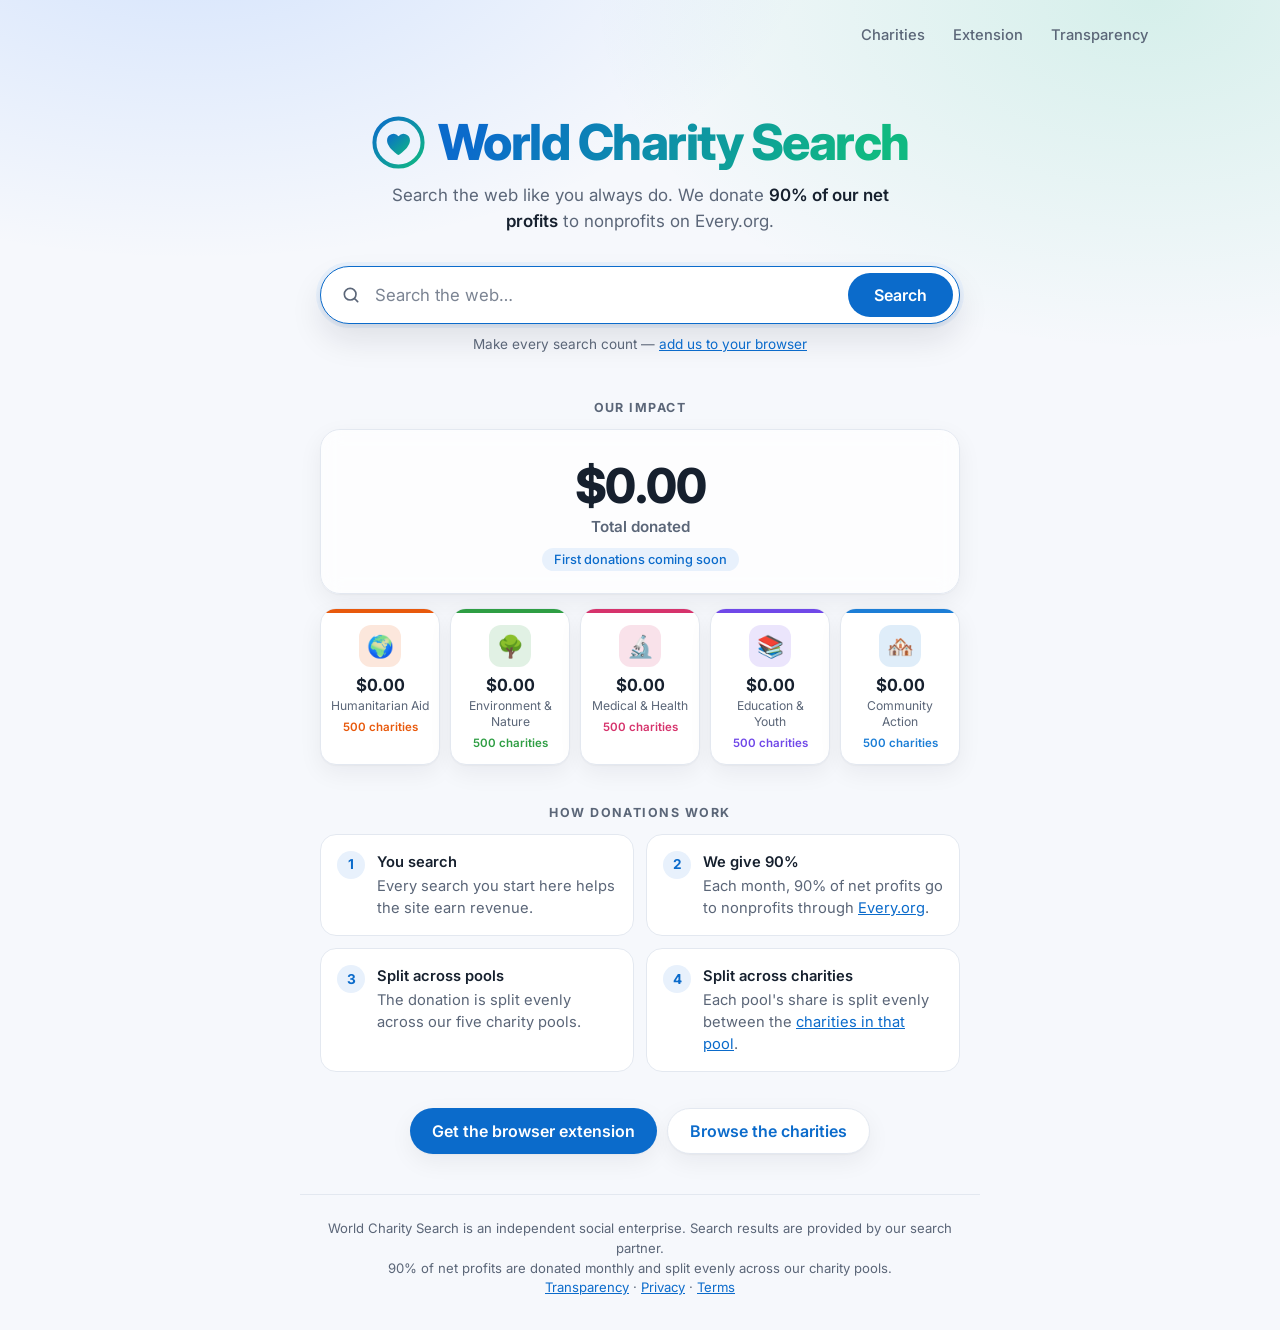
<file: index.html>
<!DOCTYPE html>
<html lang="en">
<head>
    <meta charset="UTF-8">
    <meta name="viewport" content="width=device-width, initial-scale=1.0">
    <title>World Charity Search</title>
    <meta name="description" content="Search the web like you always do. 90% of our net profits are donated to nonprofits on Every.org, split evenly across thousands of charities.">
    <meta name="theme-color" content="#0b6bcb">
    <link rel="icon" href="favicon.svg" type="image/svg+xml">
    <link rel="search" type="application/opensearchdescription+xml" title="World Charity Search" href="opensearch.xml">
    <link rel="preconnect" href="https://fonts.googleapis.com">
    <link rel="preconnect" href="https://fonts.gstatic.com" crossorigin>
    <link href="https://fonts.googleapis.com/css2?family=Inter:wght@400;500;600;700;800&display=swap" rel="stylesheet">
    <link rel="stylesheet" href="styles.css">
    <script src="config.js"></script>
</head>
<body class="home">

    <nav class="site-nav">
        <a class="nav-brand hidden" href="./"><img src="favicon.svg" alt=""><span>World Charity Search</span></a>
        <div class="nav-links">
            <a href="charities.html">Charities</a>
            <a href="extension.html">Extension</a>
            <a href="transparency.html">Transparency</a>
        </div>
    </nav>

    <main>
        <h1 class="logo">
            <img class="logo-mark" src="favicon.svg" alt="">
            <span class="logo-text">World Charity Search</span>
        </h1>
        <p class="mission">Search the web like you always do. We donate <strong>90% of our net profits</strong> to nonprofits on Every.org.</p>

        <!-- Works without JavaScript too; the script below sends searches to the partner set in config.js. -->
        <form class="search-box" id="search-form" action="https://www.google.com/search" method="get" role="search">
            <svg class="search-icon" viewBox="0 0 24 24" fill="none" stroke="currentColor" stroke-width="2" stroke-linecap="round" aria-hidden="true">
                <circle cx="11" cy="11" r="7"/><path d="m20 20-3.5-3.5"/>
            </svg>
            <input type="search" name="q" id="user-query" placeholder="Search the web…" aria-label="Search the web" autocomplete="off" autofocus required>
            <button class="search-btn" type="submit">Search</button>
        </form>
        <p class="search-hint">Make every search count — <a href="extension.html">add us to your browser</a></p>

        <h2 class="section-label">Our impact</h2>
        <div class="total-card">
            <div class="total-number" id="master-total-raised">$0.00</div>
            <div class="total-label">Total donated</div>
            <div class="updated" id="last-updated">First donations coming soon</div>
        </div>

        <div class="pools" id="pools"></div>

        <h2 class="section-label">How donations work</h2>
        <ol class="steps">
            <li><div><strong>You search</strong>Every search you start here helps the site earn revenue.</div></li>
            <li><div><strong>We give 90%</strong>Each month, 90% of net profits go to nonprofits through <a href="https://www.every.org" target="_blank" rel="noopener">Every.org</a>.</div></li>
            <li><div><strong>Split across pools</strong>The donation is split evenly across our five charity pools.</div></li>
            <li><div><strong>Split across charities</strong>Each pool's share is split evenly between the <a href="charities.html">charities in that pool</a>.</div></li>
        </ol>

        <div class="cta-row">
            <a class="cta-primary" href="extension.html">Get the browser extension</a>
            <a class="every-link" href="charities.html">Browse the charities</a>
        </div>
    </main>

    <footer>
        World Charity Search is an independent social enterprise. Search results are provided by our search partner.<br>
        90% of net profits are donated monthly and split evenly across our charity pools.<br>
        <a href="transparency.html">Transparency</a> · <a href="privacy.html">Privacy</a> · <a href="terms.html">Terms</a>
    </footer>

    <script>
        document.getElementById('search-form').addEventListener('submit', event => {
            const query = document.getElementById('user-query').value.trim();
            if (!query) return;
            event.preventDefault();
            location.href = WCS_CONFIG.buildSearchUrl(query);
        });

        function formatUSD(amount) {
            return amount.toLocaleString('en-US', { style: 'currency', currency: 'USD' });
        }

        // donations.json holds the published totals; charities.json the charity counts.
        function render(donations, counts) {
            const donatedById = {};
            (donations.pools || []).forEach(p => { donatedById[p.id] = Number(p.donated) || 0; });

            const grid = document.getElementById('pools');
            grid.innerHTML = '';
            let total = 0;

            WCS_CONFIG.pools.forEach(pool => {
                const donated = donatedById[pool.id] || 0;
                total += donated;

                const card = document.createElement('a');
                card.className = 'pool';
                card.href = 'charities.html?pool=' + pool.id;
                card.style.setProperty('--pool-color', `var(--pool-${pool.id})`);

                const emoji = document.createElement('div');
                emoji.className = 'pool-emoji';
                emoji.textContent = pool.emoji;

                const amount = document.createElement('div');
                amount.className = 'pool-amount';
                amount.textContent = formatUSD(donated);

                const title = document.createElement('div');
                title.className = 'pool-title';
                title.textContent = pool.title;

                card.append(emoji, amount, title);
                if (counts && counts[pool.id]) {
                    const count = document.createElement('div');
                    count.className = 'pool-count';
                    count.textContent = counts[pool.id].toLocaleString() + ' charities';
                    card.append(count);
                }
                grid.appendChild(card);
            });

            document.getElementById('master-total-raised').textContent = formatUSD(total);
            if (donations.lastUpdated) {
                document.getElementById('last-updated').textContent = 'Last updated ' + donations.lastUpdated;
            }
        }

        const getJSON = url => fetch(url, { cache: 'no-cache' }).then(r => r.ok ? r.json() : null).catch(() => null);

        render({}, null);
        Promise.all([getJSON('donations.json'), getJSON('charities.json')]).then(([donations, charities]) => {
            render(donations || {}, charities && charities.counts);
        });
    </script>
</body>
</html>
</file>
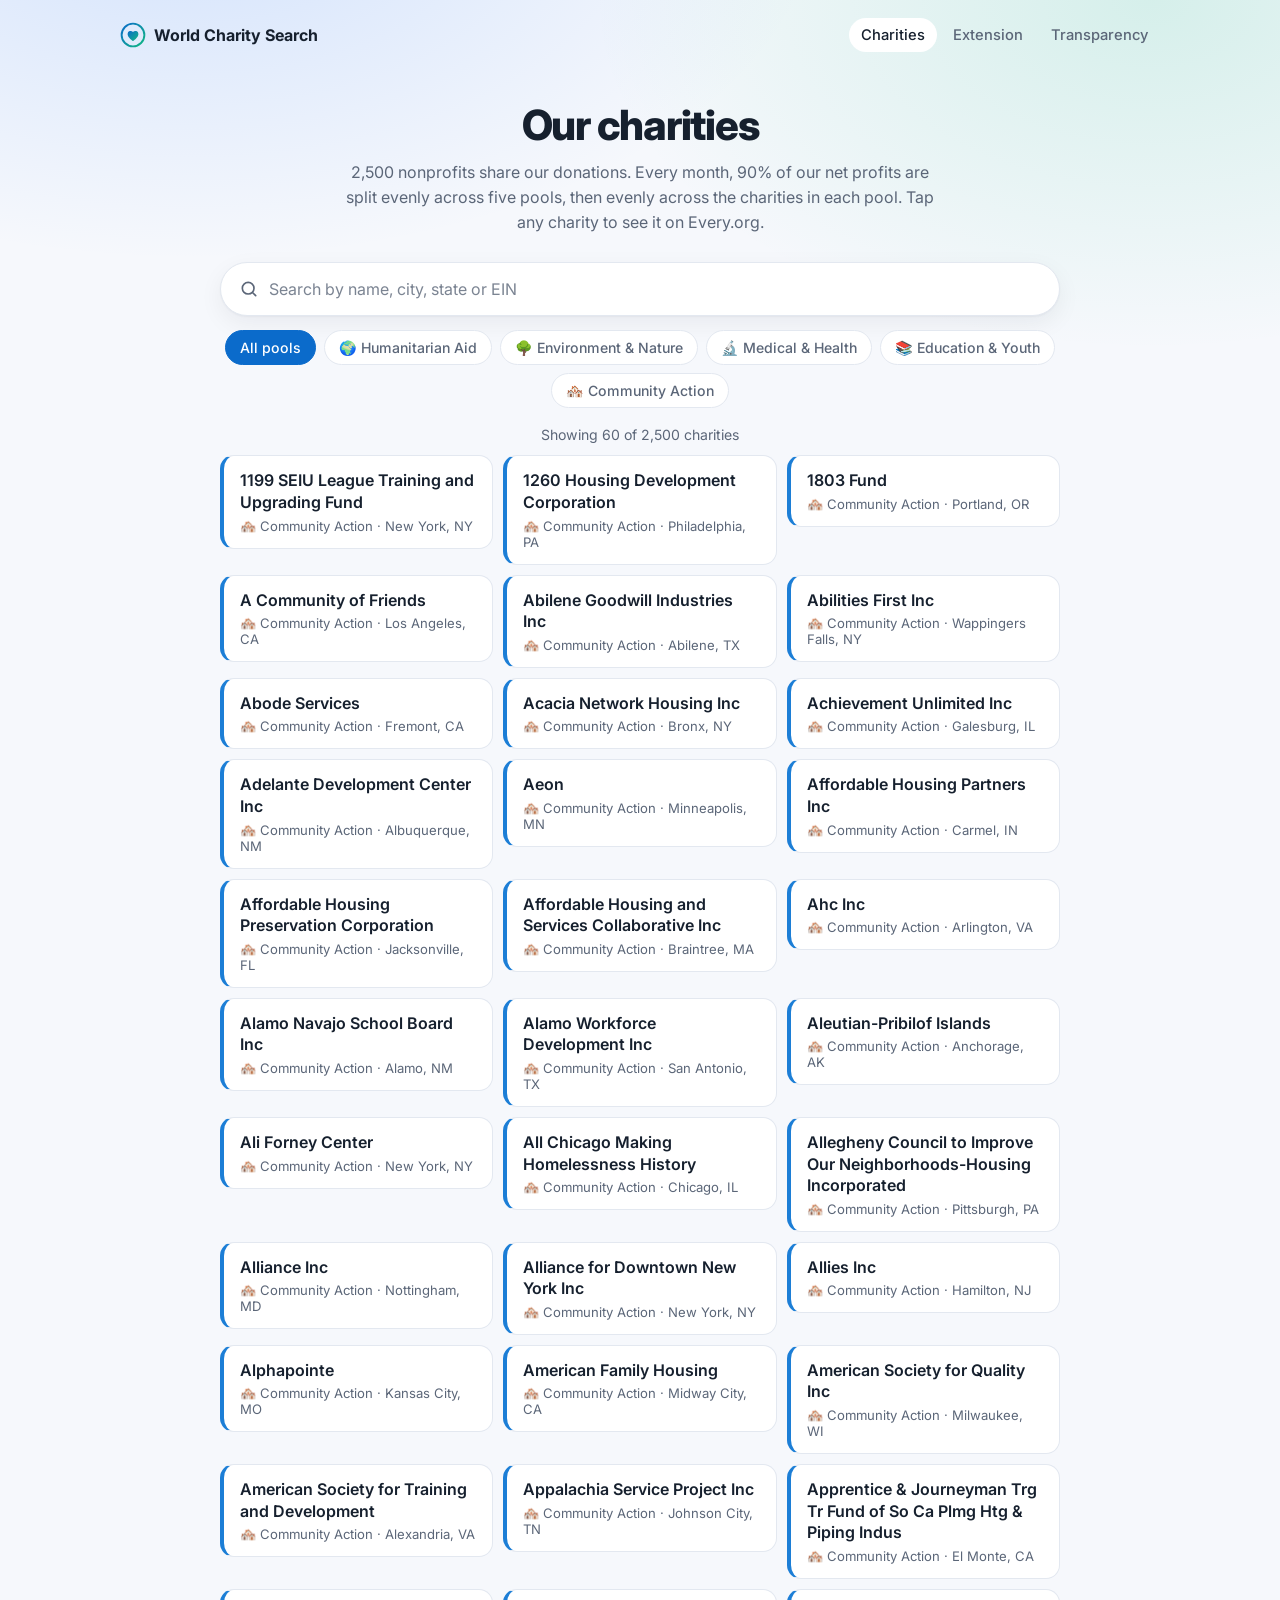
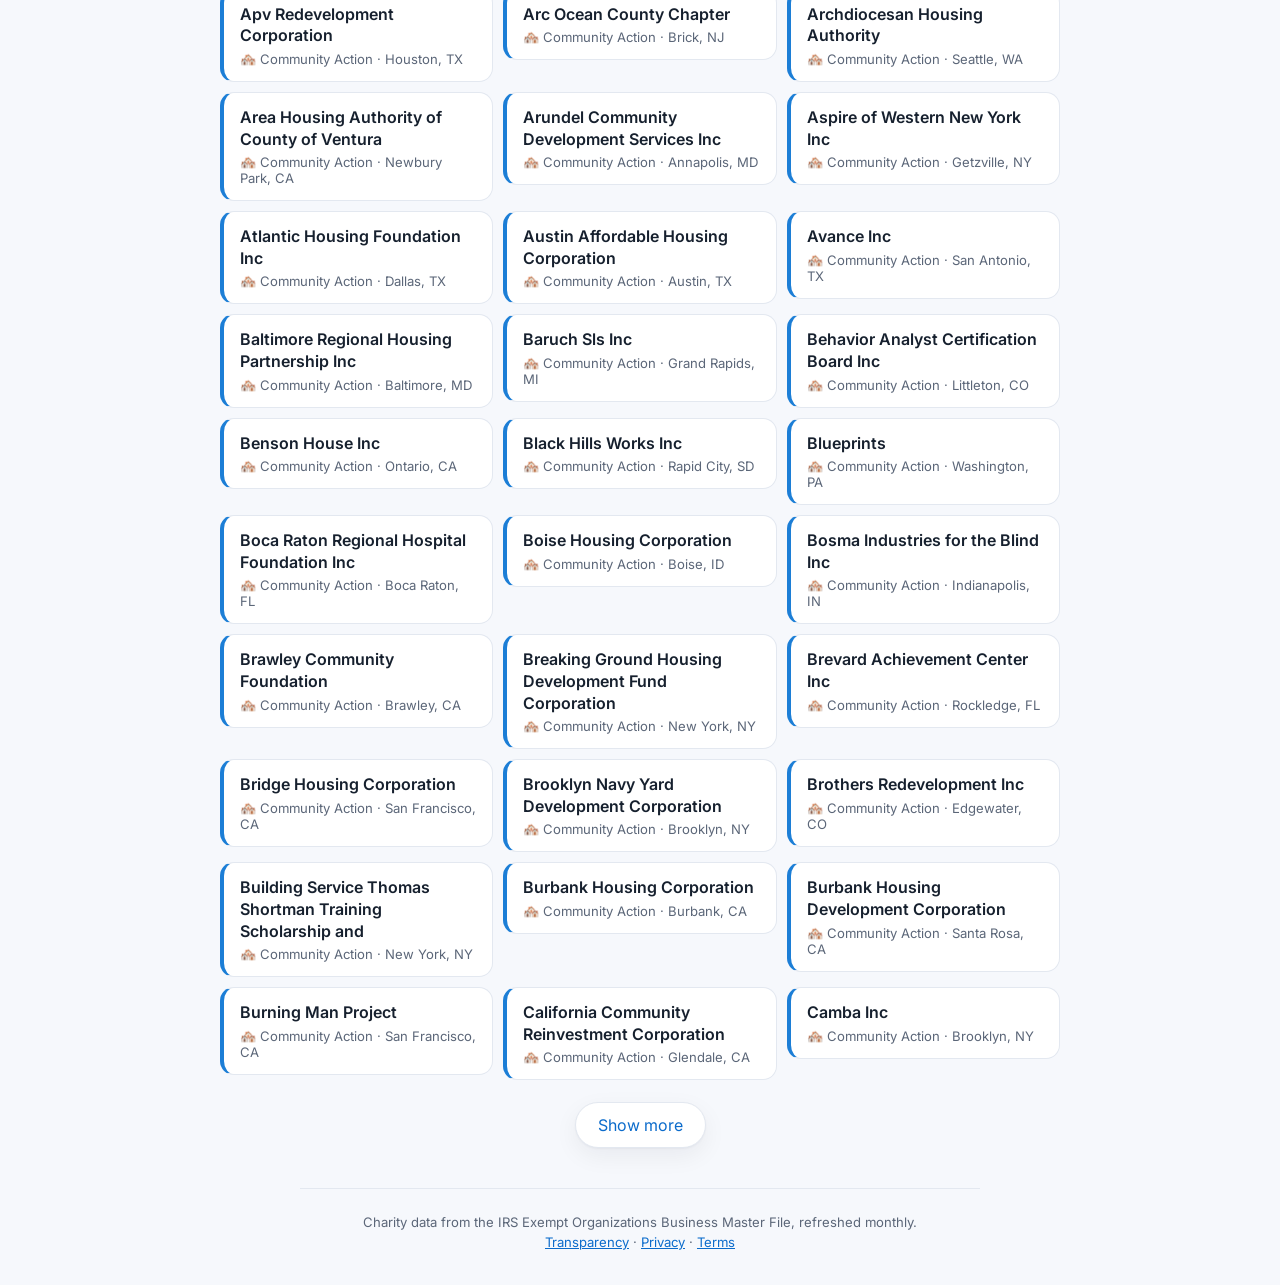
<file: charities.html>
<!DOCTYPE html>
<html lang="en">
<head>
    <meta charset="UTF-8">
    <meta name="viewport" content="width=device-width, initial-scale=1.0">
    <title>Our Charities · World Charity Search</title>
    <meta name="description" content="Browse the thousands of U.S. nonprofits that share in World Charity Search donations.">
    <meta name="theme-color" content="#0b6bcb">
    <link rel="icon" href="favicon.svg" type="image/svg+xml">
    <link rel="preconnect" href="https://fonts.googleapis.com">
    <link rel="preconnect" href="https://fonts.gstatic.com" crossorigin>
    <link href="https://fonts.googleapis.com/css2?family=Inter:wght@400;500;600;700;800&display=swap" rel="stylesheet">
    <link rel="stylesheet" href="styles.css">
    <script src="config.js"></script>
</head>
<body>

    <nav class="site-nav">
        <a class="nav-brand" href="./"><img src="favicon.svg" alt=""><span>World Charity Search</span></a>
        <div class="nav-links">
            <a href="charities.html" aria-current="page">Charities</a>
            <a href="extension.html">Extension</a>
            <a href="transparency.html">Transparency</a>
        </div>
    </nav>

    <main class="page">
        <header class="page-header">
            <h1>Our charities</h1>
            <p id="intro">Every month, 90% of our net profits are split evenly across five pools, then evenly across the charities in each pool. Tap any charity to see it on Every.org.</p>
        </header>

        <div class="filters">
            <label class="filter-search">
                <svg class="search-icon" viewBox="0 0 24 24" fill="none" stroke="currentColor" stroke-width="2" stroke-linecap="round" aria-hidden="true"><circle cx="11" cy="11" r="7"/><path d="m20 20-3.5-3.5"/></svg>
                <input type="search" id="filter-text" placeholder="Search by name, city, state or EIN" aria-label="Search charities" autocomplete="off">
            </label>
            <div class="chips" id="chips" role="group" aria-label="Filter by pool"></div>
        </div>

        <p class="result-count" id="result-count" aria-live="polite"></p>
        <ul class="charity-list" id="charity-list"></ul>
        <div class="load-more" id="load-more" hidden><button class="every-link" type="button">Show more</button></div>
    </main>

    <footer>
        Charity data from the IRS Exempt Organizations Business Master File, refreshed monthly.<br>
        <a href="transparency.html">Transparency</a> · <a href="privacy.html">Privacy</a> · <a href="terms.html">Terms</a>
    </footer>

    <script>
        const PAGE_SIZE = 60;
        const poolsById = Object.fromEntries(WCS_CONFIG.pools.map(p => [p.id, p]));
        const params = new URLSearchParams(location.search);
        const state = { pool: poolsById[params.get('pool')] ? params.get('pool') : 'all', text: '', shown: PAGE_SIZE };
        let charities = [];

        const listEl = document.getElementById('charity-list');
        const countEl = document.getElementById('result-count');
        const moreEl = document.getElementById('load-more');
        const textEl = document.getElementById('filter-text');

        function renderChips() {
            const chips = document.getElementById('chips');
            chips.innerHTML = '';
            [{ id: 'all', emoji: '', title: 'All pools' }, ...WCS_CONFIG.pools].forEach(pool => {
                const chip = document.createElement('button');
                chip.type = 'button';
                chip.className = 'chip';
                chip.textContent = (pool.emoji ? pool.emoji + ' ' : '') + pool.title;
                chip.setAttribute('aria-pressed', String(state.pool === pool.id));
                chip.addEventListener('click', () => {
                    state.pool = pool.id;
                    state.shown = PAGE_SIZE;
                    const url = new URL(location.href);
                    if (pool.id === 'all') url.searchParams.delete('pool'); else url.searchParams.set('pool', pool.id);
                    history.replaceState(null, '', url);
                    renderChips();
                    renderList();
                });
                chips.appendChild(chip);
            });
        }

        function matches(charity, words) {
            if (state.pool !== 'all' && charity.pool !== state.pool) return false;
            if (!words.length) return true;
            const haystack = charity._search;
            return words.every(w => haystack.includes(w));
        }

        function renderList() {
            const words = state.text.toLowerCase().split(/\s+/).filter(Boolean);
            const results = charities.filter(c => matches(c, words));

            listEl.innerHTML = '';
            const fragment = document.createDocumentFragment();
            results.slice(0, state.shown).forEach(charity => {
                const pool = poolsById[charity.pool];
                const li = document.createElement('li');
                const link = document.createElement('a');
                link.className = 'charity';
                link.href = WCS_CONFIG.buildCharityUrl(charity.ein);
                link.target = '_blank';
                link.rel = 'noopener';
                link.style.setProperty('--pool-color', `var(--pool-${charity.pool})`);

                const name = document.createElement('span');
                name.className = 'charity-name';
                name.textContent = charity.name;

                const meta = document.createElement('span');
                meta.className = 'charity-meta';
                const place = [charity.city, charity.state].filter(Boolean).join(', ');
                meta.textContent = [pool ? pool.emoji + ' ' + pool.title : '', place].filter(Boolean).join(' · ');

                link.append(name, meta);
                li.appendChild(link);
                fragment.appendChild(li);
            });
            listEl.appendChild(fragment);

            countEl.textContent = results.length
                ? `Showing ${Math.min(state.shown, results.length).toLocaleString()} of ${results.length.toLocaleString()} charities`
                : 'No charities match your search.';
            moreEl.hidden = results.length <= state.shown;
        }

        moreEl.querySelector('button').addEventListener('click', () => {
            state.shown += PAGE_SIZE;
            renderList();
        });

        let debounce;
        textEl.addEventListener('input', () => {
            clearTimeout(debounce);
            debounce = setTimeout(() => {
                state.text = textEl.value;
                state.shown = PAGE_SIZE;
                renderList();
            }, 120);
        });

        renderChips();
        fetch('charities.json', { cache: 'no-cache' })
            .then(r => r.ok ? r.json() : Promise.reject())
            .then(data => {
                charities = data.charities.map(c => ({
                    ...c,
                    _search: `${c.name} ${c.city} ${c.state} ${c.ein}`.toLowerCase()
                }));
                document.getElementById('intro').textContent =
                    `${charities.length.toLocaleString()} nonprofits share our donations. Every month, 90% of our net profits are split evenly across five pools, then evenly across the charities in each pool. Tap any charity to see it on Every.org.`;
                renderList();
            })
            .catch(() => {
                countEl.textContent = '';
                listEl.outerHTML = '<div class="empty-state">The charity list is being prepared and will appear here soon.</div>';
            });
    </script>
</body>
</html>
</file>
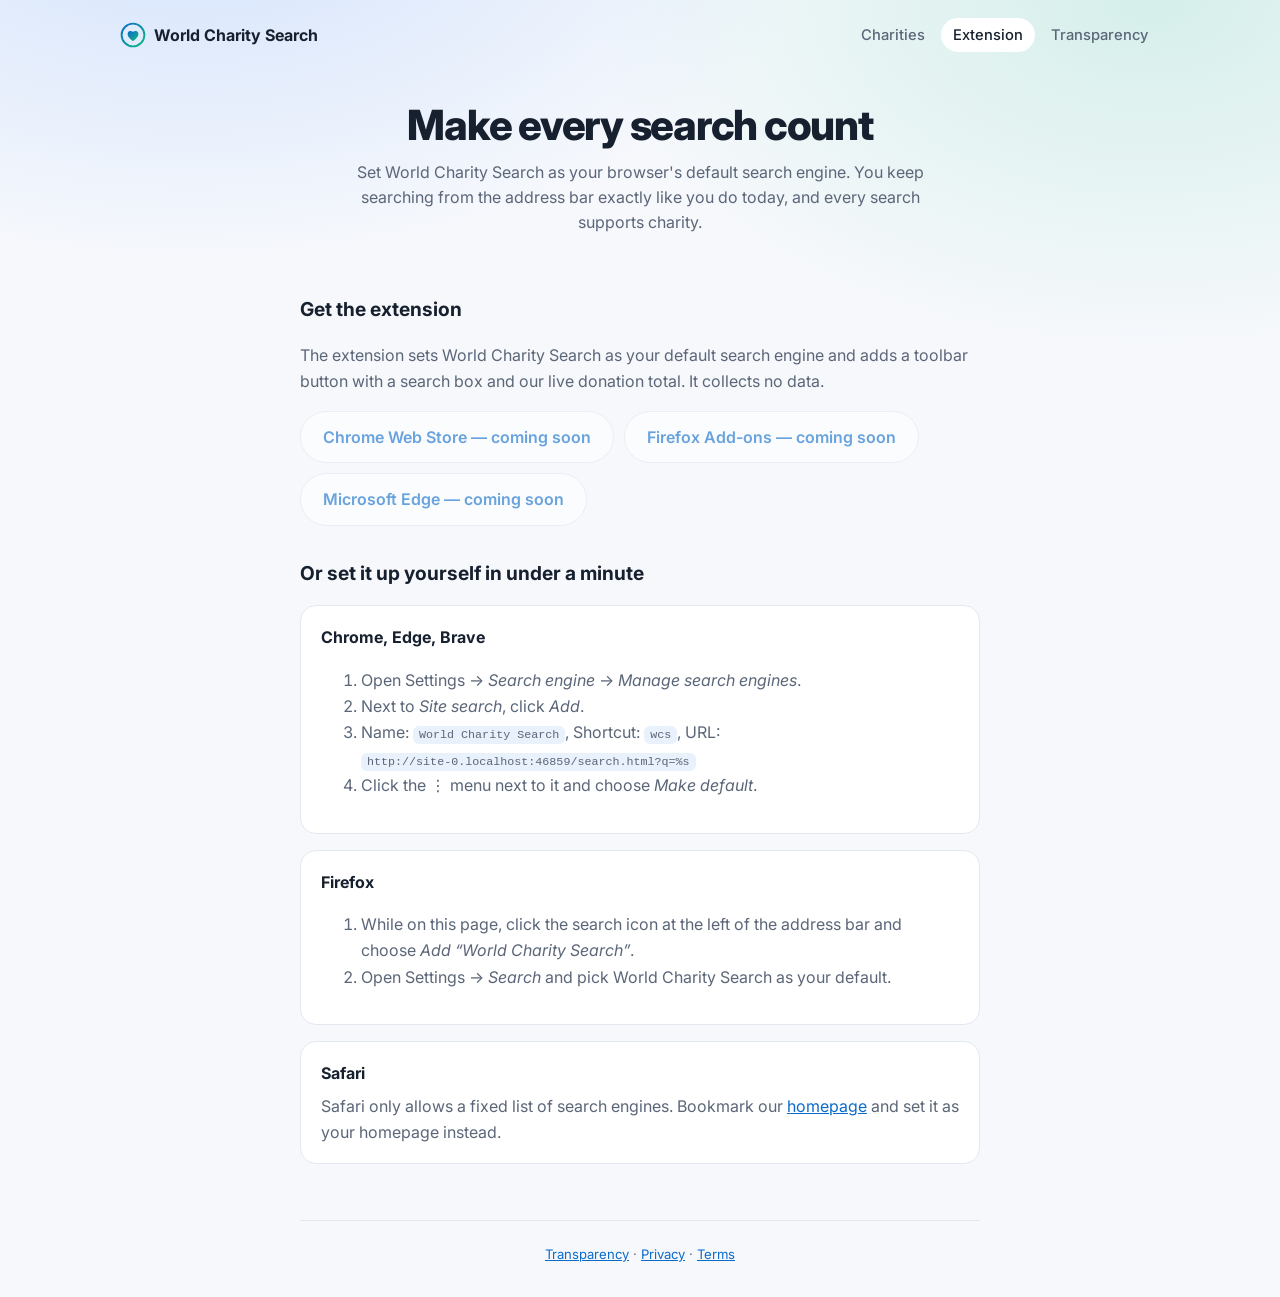
<file: extension.html>
<!DOCTYPE html>
<html lang="en">
<head>
    <meta charset="UTF-8">
    <meta name="viewport" content="width=device-width, initial-scale=1.0">
    <title>Browser Extension · World Charity Search</title>
    <meta name="description" content="Make World Charity Search your default search engine so every search supports charity.">
    <meta name="theme-color" content="#0b6bcb">
    <link rel="icon" href="favicon.svg" type="image/svg+xml">
    <link rel="search" type="application/opensearchdescription+xml" title="World Charity Search" href="opensearch.xml">
    <link rel="preconnect" href="https://fonts.googleapis.com">
    <link rel="preconnect" href="https://fonts.gstatic.com" crossorigin>
    <link href="https://fonts.googleapis.com/css2?family=Inter:wght@400;500;600;700;800&display=swap" rel="stylesheet">
    <link rel="stylesheet" href="styles.css">
</head>
<body>

    <nav class="site-nav">
        <a class="nav-brand" href="./"><img src="favicon.svg" alt=""><span>World Charity Search</span></a>
        <div class="nav-links">
            <a href="charities.html">Charities</a>
            <a href="extension.html" aria-current="page">Extension</a>
            <a href="transparency.html">Transparency</a>
        </div>
    </nav>

    <main class="page">
        <header class="page-header">
            <h1 id="title">Make every search count</h1>
            <p id="subtitle">Set World Charity Search as your browser's default search engine. You keep searching from the address bar exactly like you do today, and every search supports charity.</p>
        </header>

        <div class="prose">
            <div class="card" id="installed-note" hidden>
                <strong>🎉 You're all set.</strong> Searches from your address bar now go through World Charity Search. Type <code>wcs</code> and a space to use it from any browser that also keeps another default.
            </div>

            <h2>Get the extension</h2>
            <p>The extension sets World Charity Search as your default search engine and adds a toolbar button with a search box and our live donation total. It collects no data.</p>
            <div class="cta-row" style="justify-content:flex-start">
                <span class="every-link" aria-disabled="true">Chrome Web Store — coming soon</span>
                <span class="every-link" aria-disabled="true">Firefox Add-ons — coming soon</span>
                <span class="every-link" aria-disabled="true">Microsoft Edge — coming soon</span>
            </div>

            <h2>Or set it up yourself in under a minute</h2>
            <div class="card">
                <strong>Chrome, Edge, Brave</strong>
                <ol>
                    <li>Open Settings → <em>Search engine</em> → <em>Manage search engines</em>.</li>
                    <li>Next to <em>Site search</em>, click <em>Add</em>.</li>
                    <li>Name: <code>World Charity Search</code>, Shortcut: <code>wcs</code>, URL:<br><code id="search-url">https://worldcharitysearchengine.github.io/WorldCharitySearch/search.html?q=%s</code></li>
                    <li>Click the ⋮ menu next to it and choose <em>Make default</em>.</li>
                </ol>
            </div>
            <div class="card">
                <strong>Firefox</strong>
                <ol>
                    <li>While on this page, click the search icon at the left of the address bar and choose <em>Add “World Charity Search”</em>.</li>
                    <li>Open Settings → <em>Search</em> and pick World Charity Search as your default.</li>
                </ol>
            </div>
            <div class="card">
                <strong>Safari</strong>
                <p style="margin:6px 0 0">Safari only allows a fixed list of search engines. Bookmark our <a href="./">homepage</a> and set it as your homepage instead.</p>
            </div>
        </div>
    </main>

    <footer>
        <a href="transparency.html">Transparency</a> · <a href="privacy.html">Privacy</a> · <a href="terms.html">Terms</a>
    </footer>

    <script>
        if (new URLSearchParams(location.search).has('installed')) {
            document.getElementById('installed-note').hidden = false;
            document.getElementById('title').textContent = 'Thank you for joining!';
        }
        // Show the right URL wherever the site is hosted.
        document.getElementById('search-url').textContent = new URL('search.html', location.href).href.split('?')[0] + '?q=%s';
    </script>
</body>
</html>
</file>
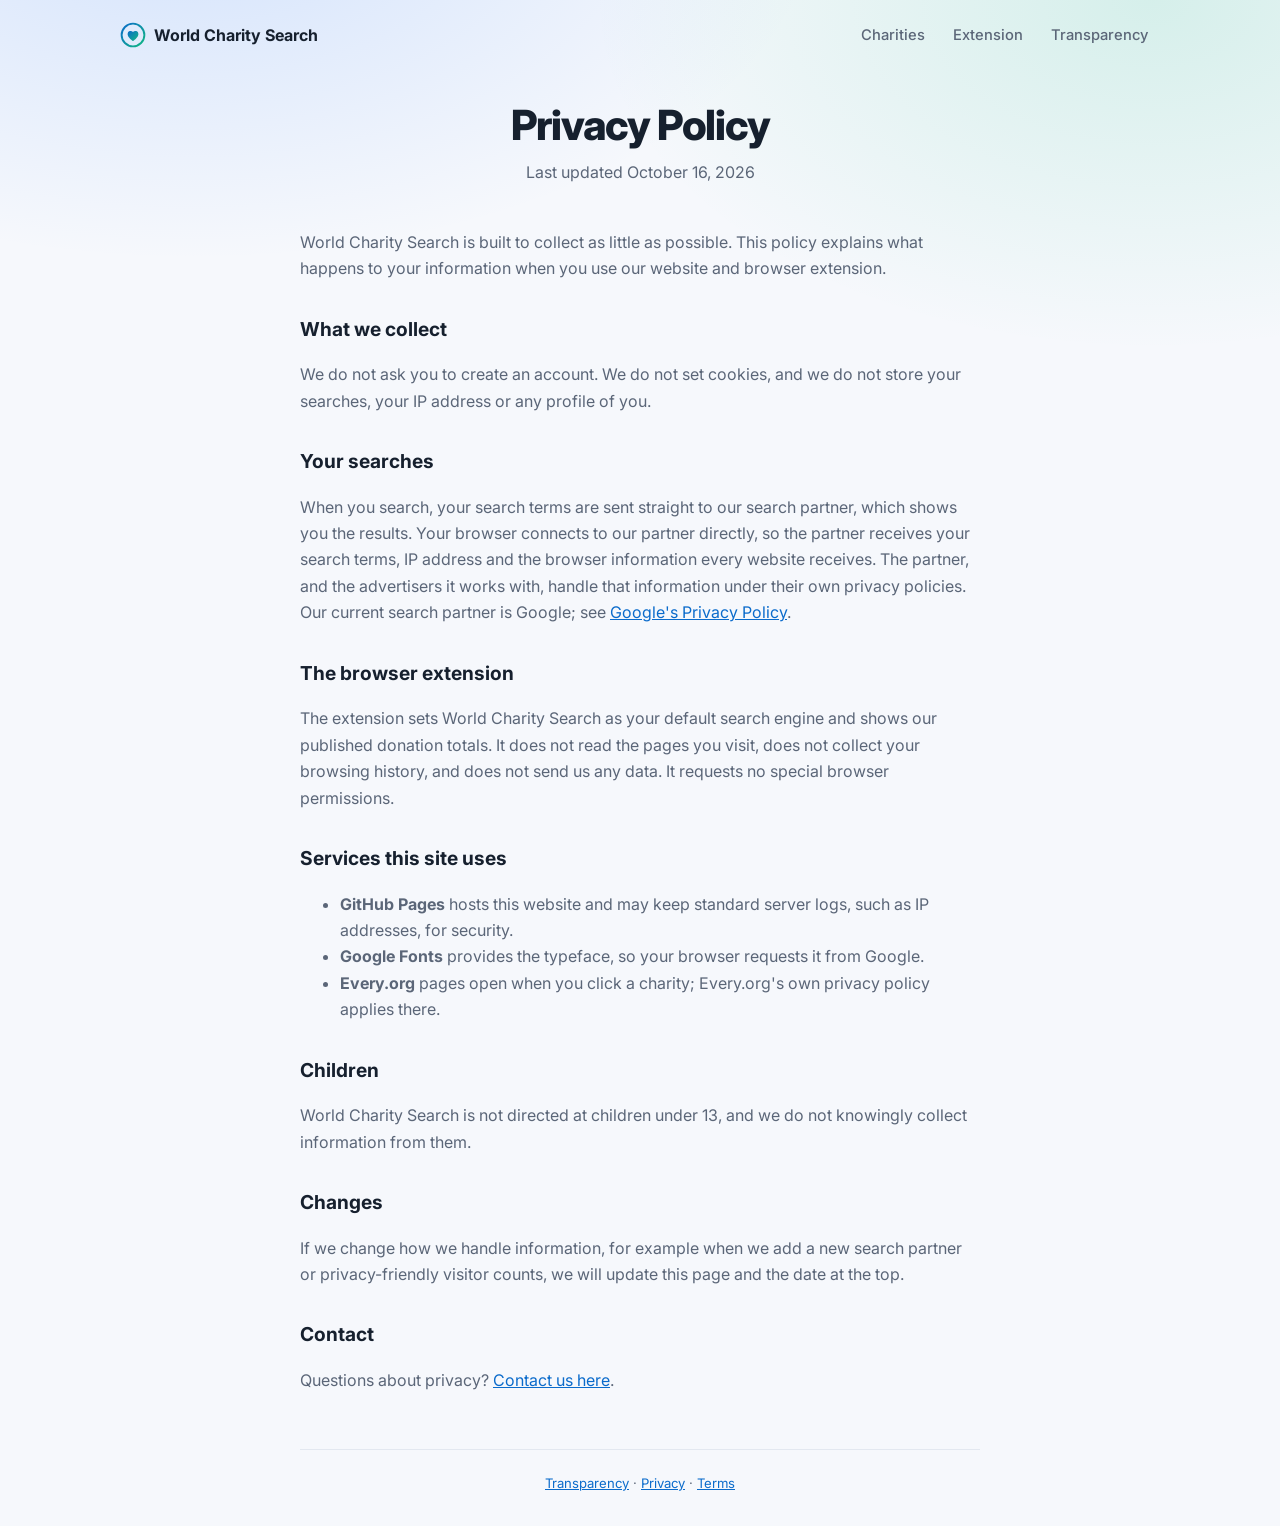
<file: privacy.html>
<!DOCTYPE html>
<html lang="en">
<head>
    <meta charset="UTF-8">
    <meta name="viewport" content="width=device-width, initial-scale=1.0">
    <title>Privacy Policy · World Charity Search</title>
    <meta name="theme-color" content="#0b6bcb">
    <link rel="icon" href="favicon.svg" type="image/svg+xml">
    <link rel="preconnect" href="https://fonts.googleapis.com">
    <link rel="preconnect" href="https://fonts.gstatic.com" crossorigin>
    <link href="https://fonts.googleapis.com/css2?family=Inter:wght@400;500;600;700;800&display=swap" rel="stylesheet">
    <link rel="stylesheet" href="styles.css">
</head>
<body>

    <nav class="site-nav">
        <a class="nav-brand" href="./"><img src="favicon.svg" alt=""><span>World Charity Search</span></a>
        <div class="nav-links">
            <a href="charities.html">Charities</a>
            <a href="extension.html">Extension</a>
            <a href="transparency.html">Transparency</a>
        </div>
    </nav>

    <main class="page">
        <header class="page-header">
            <h1>Privacy Policy</h1>
            <p>Last updated October 16, 2026</p>
        </header>

        <div class="prose">
            <p>World Charity Search is built to collect as little as possible. This policy explains what happens to your information when you use our website and browser extension.</p>

            <h2>What we collect</h2>
            <p>We do not ask you to create an account. We do not set cookies, and we do not store your searches, your IP address or any profile of you.</p>

            <h2>Your searches</h2>
            <p>When you search, your search terms are sent straight to our search partner, which shows you the results. Your browser connects to our partner directly, so the partner receives your search terms, IP address and the browser information every website receives. The partner, and the advertisers it works with, handle that information under their own privacy policies. Our current search partner is Google; see <a href="https://policies.google.com/privacy" target="_blank" rel="noopener">Google's Privacy Policy</a>.</p>

            <h2>The browser extension</h2>
            <p>The extension sets World Charity Search as your default search engine and shows our published donation totals. It does not read the pages you visit, does not collect your browsing history, and does not send us any data. It requests no special browser permissions.</p>

            <h2>Services this site uses</h2>
            <ul>
                <li><strong>GitHub Pages</strong> hosts this website and may keep standard server logs, such as IP addresses, for security.</li>
                <li><strong>Google Fonts</strong> provides the typeface, so your browser requests it from Google.</li>
                <li><strong>Every.org</strong> pages open when you click a charity; Every.org's own privacy policy applies there.</li>
            </ul>

            <h2>Children</h2>
            <p>World Charity Search is not directed at children under 13, and we do not knowingly collect information from them.</p>

            <h2>Changes</h2>
            <p>If we change how we handle information, for example when we add a new search partner or privacy-friendly visitor counts, we will update this page and the date at the top.</p>

            <h2>Contact</h2>
            <p>Questions about privacy? <a href="https://github.com/WorldCharitySearchEngine/WorldCharitySearch/issues" target="_blank" rel="noopener">Contact us here</a>.</p>
        </div>
    </main>

    <footer>
        <a href="transparency.html">Transparency</a> · <a href="privacy.html">Privacy</a> · <a href="terms.html">Terms</a>
    </footer>
</body>
</html>
</file>
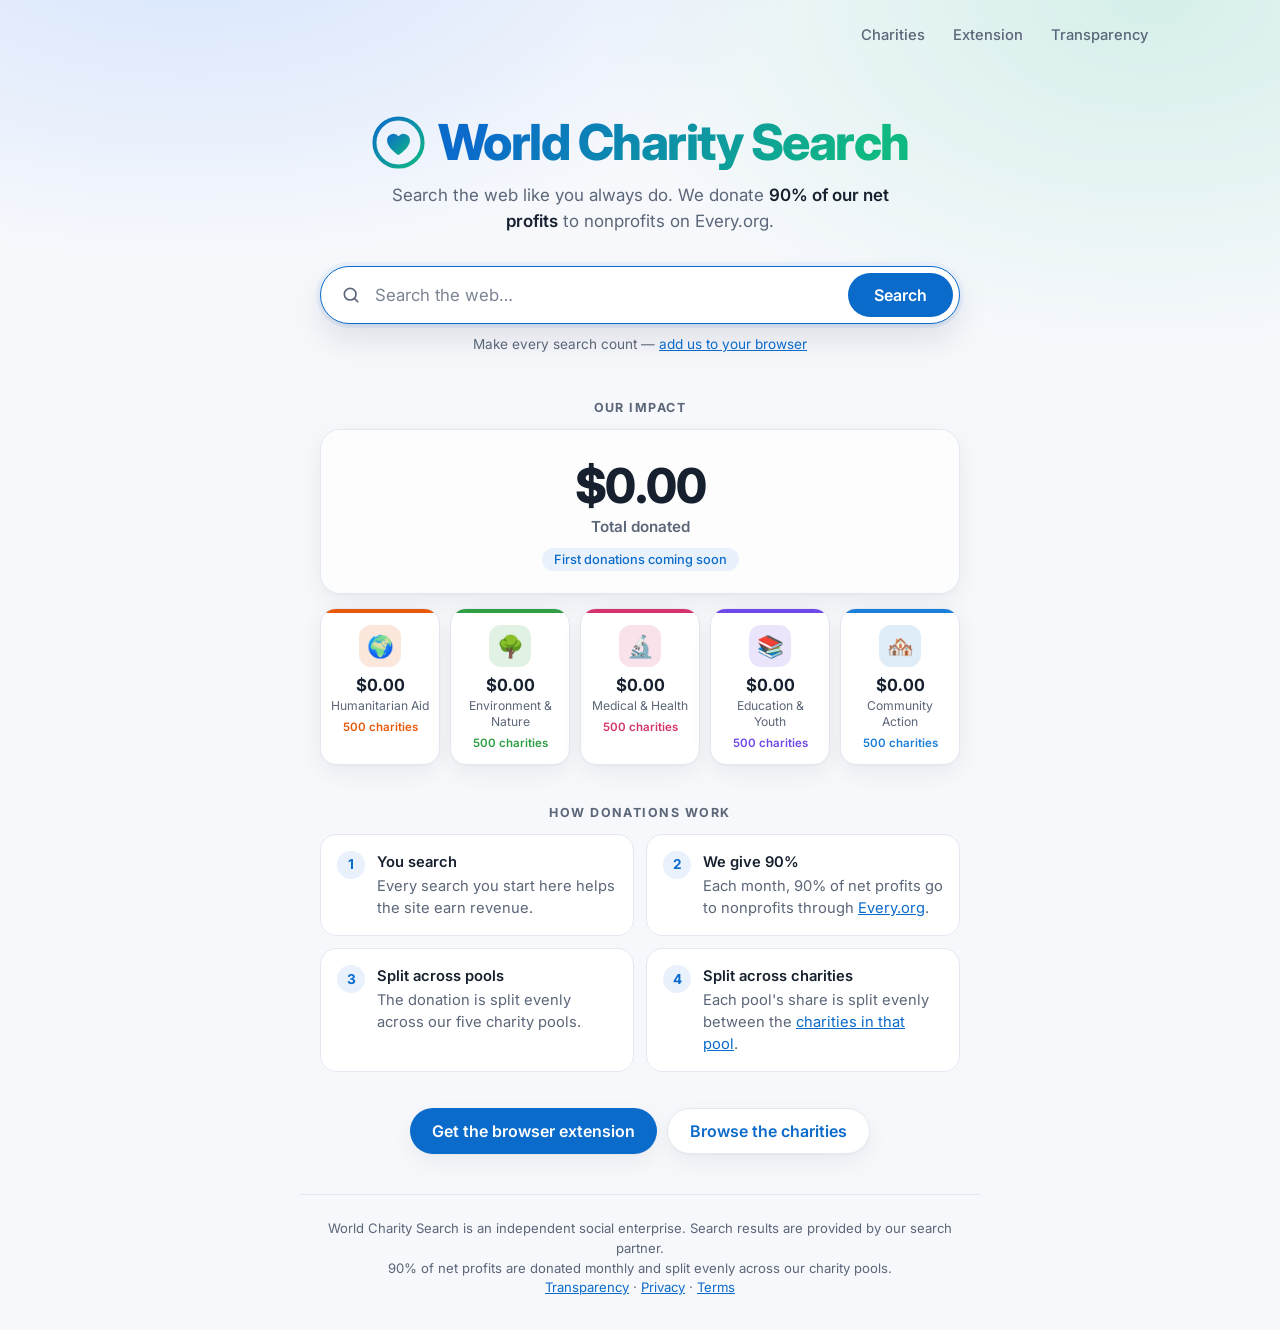
<file: search.html>
<!DOCTYPE html>
<html lang="en">
<head>
    <meta charset="UTF-8">
    <meta name="viewport" content="width=device-width, initial-scale=1.0">
    <meta name="robots" content="noindex">
    <title>Searching… · World Charity Search</title>
    <link rel="icon" href="favicon.svg" type="image/svg+xml">
    <style>
        body { margin: 0; min-height: 100vh; display: grid; place-items: center; font-family: system-ui, sans-serif; color: #5b6678; background: #f6f8fc; }
        @media (prefers-color-scheme: dark) { body { color: #9aa6ba; background: #0d1320; } }
    </style>
    <script src="config.js"></script>
</head>
<body>
    <p id="msg">Searching…</p>
    <script>
        // Single entry point for every search (homepage, browser extension, browser search bar).
        // It forwards to the search partner configured in config.js.
        const query = new URLSearchParams(location.search).get('q');
        if (query && query.trim()) {
            location.replace(WCS_CONFIG.buildSearchUrl(query.trim()));
        } else {
            location.replace('./');
        }
    </script>
    <noscript><p>Please enable JavaScript, or <a href="./">go back to the homepage</a>.</p></noscript>
</body>
</html>
</file>
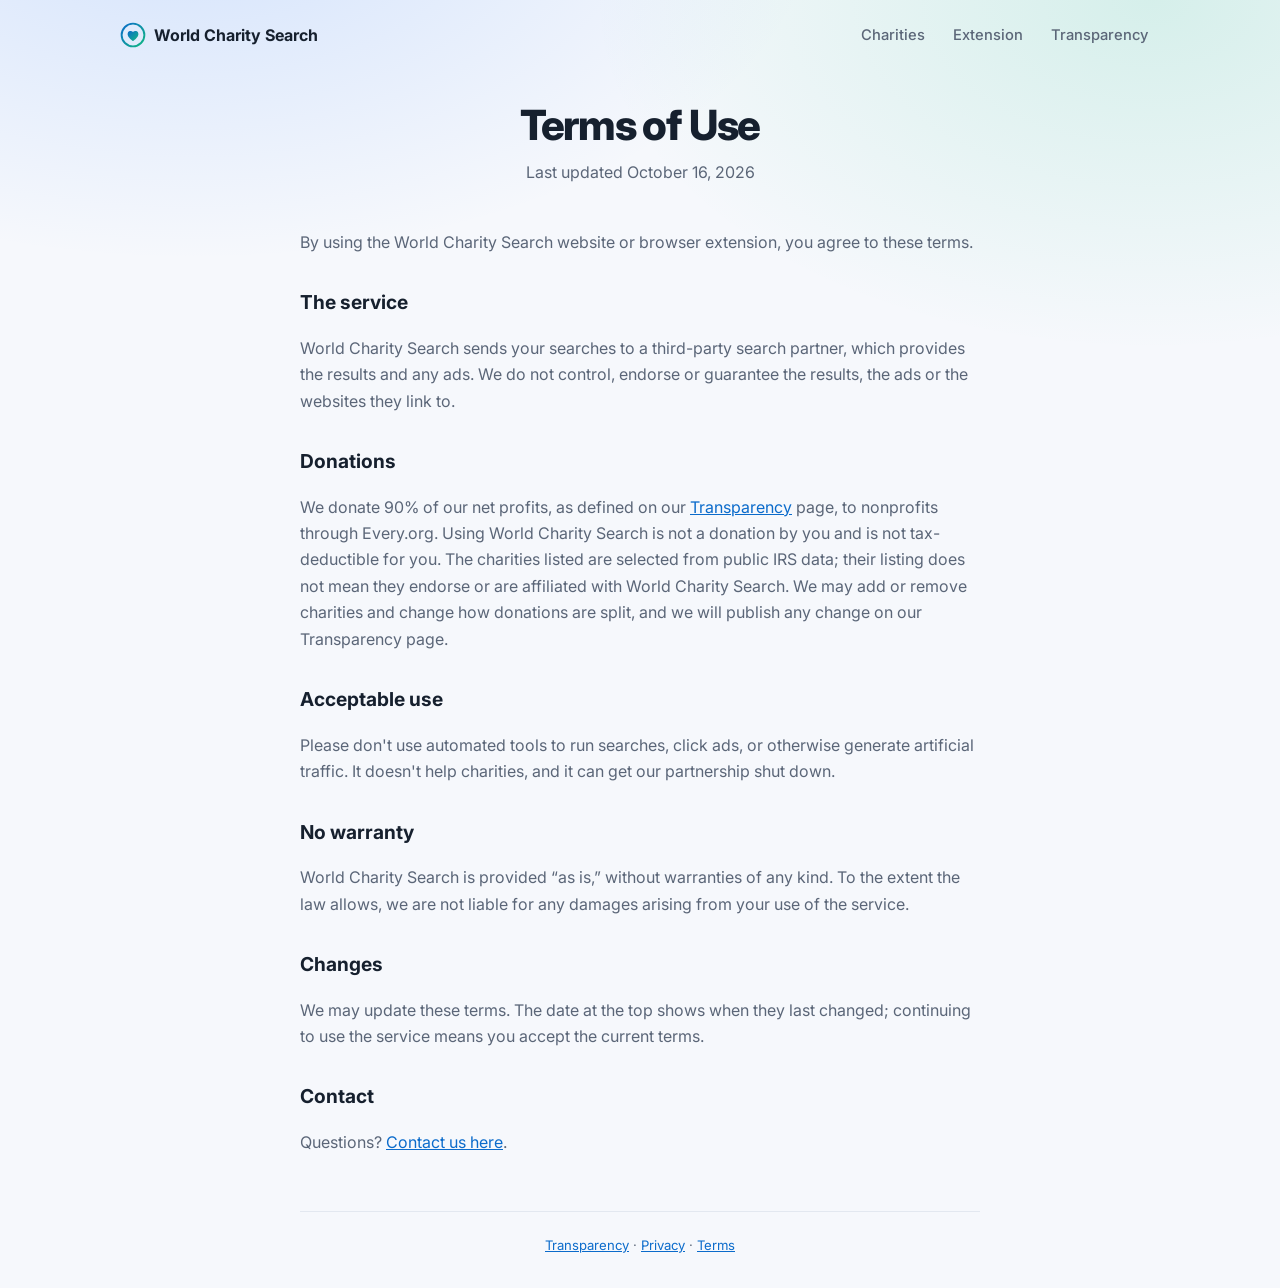
<file: terms.html>
<!DOCTYPE html>
<html lang="en">
<head>
    <meta charset="UTF-8">
    <meta name="viewport" content="width=device-width, initial-scale=1.0">
    <title>Terms of Use · World Charity Search</title>
    <meta name="theme-color" content="#0b6bcb">
    <link rel="icon" href="favicon.svg" type="image/svg+xml">
    <link rel="preconnect" href="https://fonts.googleapis.com">
    <link rel="preconnect" href="https://fonts.gstatic.com" crossorigin>
    <link href="https://fonts.googleapis.com/css2?family=Inter:wght@400;500;600;700;800&display=swap" rel="stylesheet">
    <link rel="stylesheet" href="styles.css">
</head>
<body>

    <nav class="site-nav">
        <a class="nav-brand" href="./"><img src="favicon.svg" alt=""><span>World Charity Search</span></a>
        <div class="nav-links">
            <a href="charities.html">Charities</a>
            <a href="extension.html">Extension</a>
            <a href="transparency.html">Transparency</a>
        </div>
    </nav>

    <main class="page">
        <header class="page-header">
            <h1>Terms of Use</h1>
            <p>Last updated October 16, 2026</p>
        </header>

        <div class="prose">
            <p>By using the World Charity Search website or browser extension, you agree to these terms.</p>

            <h2>The service</h2>
            <p>World Charity Search sends your searches to a third-party search partner, which provides the results and any ads. We do not control, endorse or guarantee the results, the ads or the websites they link to.</p>

            <h2>Donations</h2>
            <p>We donate 90% of our net profits, as defined on our <a href="transparency.html">Transparency</a> page, to nonprofits through Every.org. Using World Charity Search is not a donation by you and is not tax-deductible for you. The charities listed are selected from public IRS data; their listing does not mean they endorse or are affiliated with World Charity Search. We may add or remove charities and change how donations are split, and we will publish any change on our Transparency page.</p>

            <h2>Acceptable use</h2>
            <p>Please don't use automated tools to run searches, click ads, or otherwise generate artificial traffic. It doesn't help charities, and it can get our partnership shut down.</p>

            <h2>No warranty</h2>
            <p>World Charity Search is provided “as is,” without warranties of any kind. To the extent the law allows, we are not liable for any damages arising from your use of the service.</p>

            <h2>Changes</h2>
            <p>We may update these terms. The date at the top shows when they last changed; continuing to use the service means you accept the current terms.</p>

            <h2>Contact</h2>
            <p>Questions? <a href="https://github.com/WorldCharitySearchEngine/WorldCharitySearch/issues" target="_blank" rel="noopener">Contact us here</a>.</p>
        </div>
    </main>

    <footer>
        <a href="transparency.html">Transparency</a> · <a href="privacy.html">Privacy</a> · <a href="terms.html">Terms</a>
    </footer>
</body>
</html>
</file>
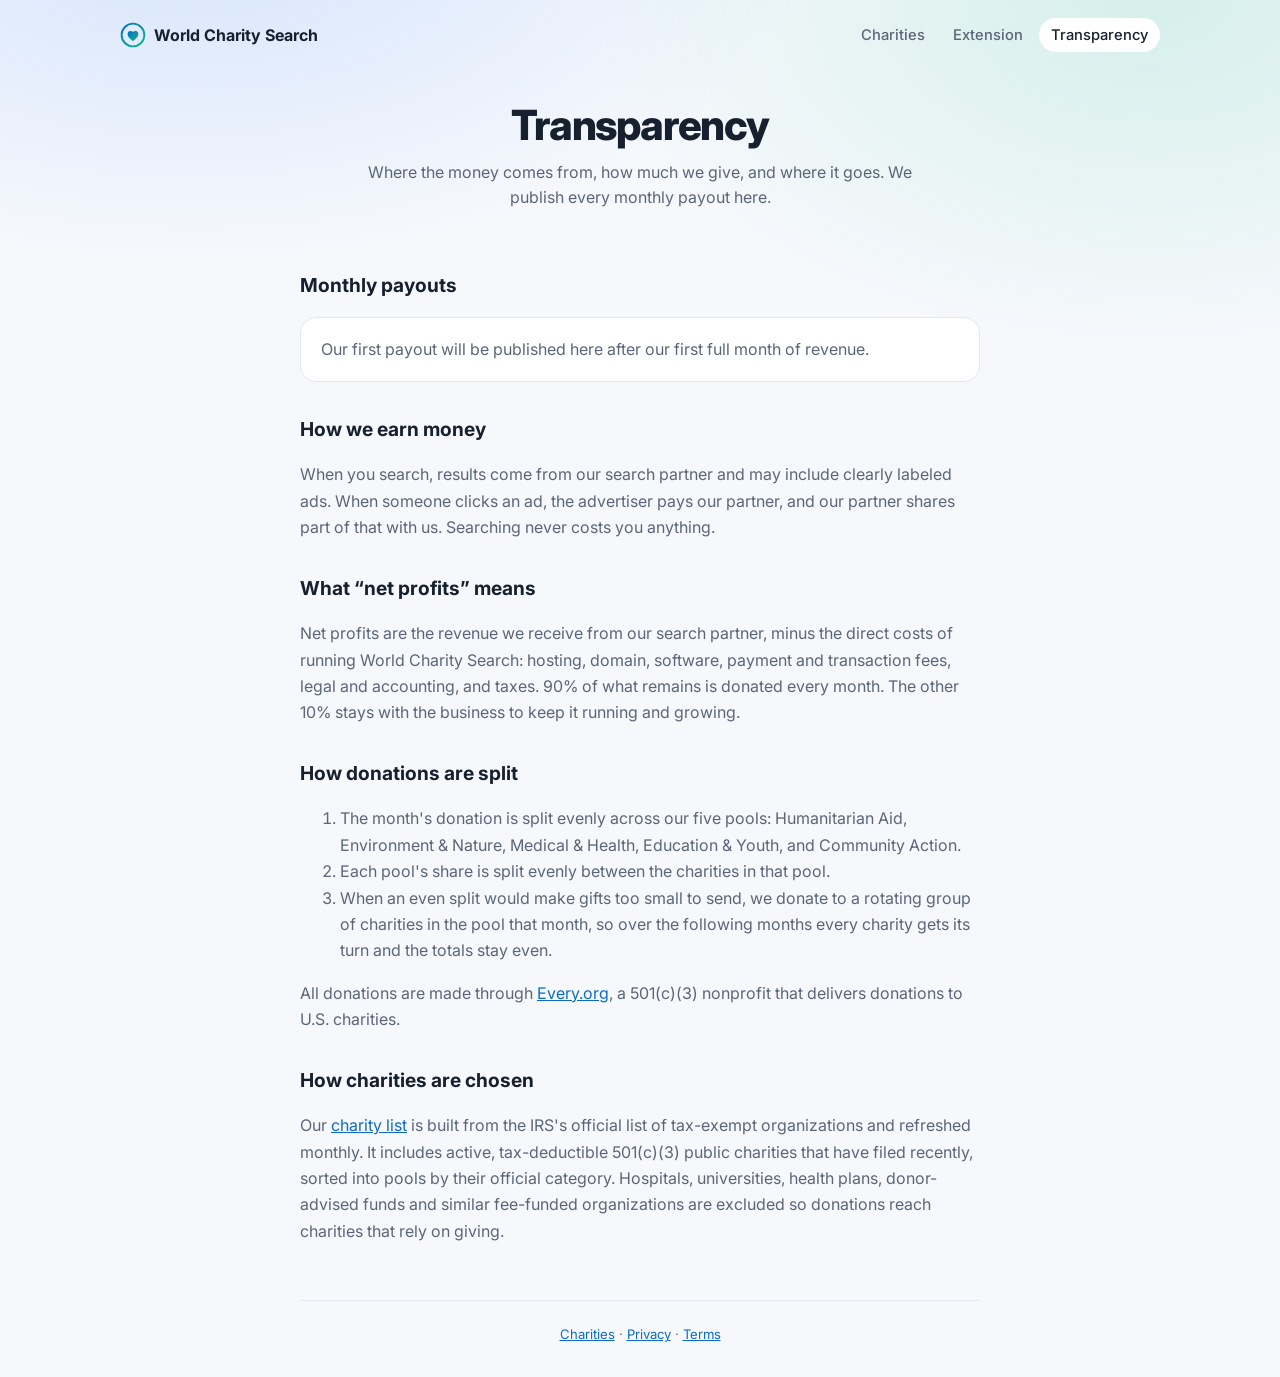
<file: transparency.html>
<!DOCTYPE html>
<html lang="en">
<head>
    <meta charset="UTF-8">
    <meta name="viewport" content="width=device-width, initial-scale=1.0">
    <title>Transparency · World Charity Search</title>
    <meta name="description" content="How World Charity Search earns money, how much it donates, and where the donations go.">
    <meta name="theme-color" content="#0b6bcb">
    <link rel="icon" href="favicon.svg" type="image/svg+xml">
    <link rel="preconnect" href="https://fonts.googleapis.com">
    <link rel="preconnect" href="https://fonts.gstatic.com" crossorigin>
    <link href="https://fonts.googleapis.com/css2?family=Inter:wght@400;500;600;700;800&display=swap" rel="stylesheet">
    <link rel="stylesheet" href="styles.css">
    <style>
        table { width: 100%; border-collapse: collapse; font-size: 0.92rem; }
        th, td { padding: 10px 8px; text-align: left; border-bottom: 1px solid var(--border); }
        th { font-size: 0.78rem; text-transform: uppercase; letter-spacing: 0.06em; color: var(--text-muted); }
        td.num, th.num { text-align: right; font-variant-numeric: tabular-nums; }
    </style>
</head>
<body>

    <nav class="site-nav">
        <a class="nav-brand" href="./"><img src="favicon.svg" alt=""><span>World Charity Search</span></a>
        <div class="nav-links">
            <a href="charities.html">Charities</a>
            <a href="extension.html">Extension</a>
            <a href="transparency.html" aria-current="page">Transparency</a>
        </div>
    </nav>

    <main class="page">
        <header class="page-header">
            <h1>Transparency</h1>
            <p>Where the money comes from, how much we give, and where it goes. We publish every monthly payout here.</p>
        </header>

        <div class="prose">
            <h2>Monthly payouts</h2>
            <div class="card" id="payouts">
                <p style="margin:0">Our first payout will be published here after our first full month of revenue.</p>
            </div>

            <h2>How we earn money</h2>
            <p>When you search, results come from our search partner and may include clearly labeled ads. When someone clicks an ad, the advertiser pays our partner, and our partner shares part of that with us. Searching never costs you anything.</p>

            <h2>What “net profits” means</h2>
            <p>Net profits are the revenue we receive from our search partner, minus the direct costs of running World Charity Search: hosting, domain, software, payment and transaction fees, legal and accounting, and taxes. 90% of what remains is donated every month. The other 10% stays with the business to keep it running and growing.</p>

            <h2>How donations are split</h2>
            <ol>
                <li>The month's donation is split evenly across our five pools: Humanitarian Aid, Environment &amp; Nature, Medical &amp; Health, Education &amp; Youth, and Community Action.</li>
                <li>Each pool's share is split evenly between the charities in that pool.</li>
                <li>When an even split would make gifts too small to send, we donate to a rotating group of charities in the pool that month, so over the following months every charity gets its turn and the totals stay even.</li>
            </ol>
            <p>All donations are made through <a href="https://www.every.org" target="_blank" rel="noopener">Every.org</a>, a 501(c)(3) nonprofit that delivers donations to U.S. charities.</p>

            <h2>How charities are chosen</h2>
            <p id="criteria">Our <a href="charities.html">charity list</a> is built from the IRS's official list of tax-exempt organizations and refreshed monthly. It includes active, tax-deductible 501(c)(3) public charities that have filed recently, sorted into pools by their official category. Hospitals, universities, health plans, donor-advised funds and similar fee-funded organizations are excluded so donations reach charities that rely on giving.</p>
        </div>
    </main>

    <footer>
        <a href="charities.html">Charities</a> · <a href="privacy.html">Privacy</a> · <a href="terms.html">Terms</a>
    </footer>

    <script>
        const formatUSD = n => (Number(n) || 0).toLocaleString('en-US', { style: 'currency', currency: 'USD' });

        fetch('donations.json', { cache: 'no-cache' })
            .then(r => r.ok ? r.json() : Promise.reject())
            .then(data => {
                const payouts = data.payouts || [];
                if (!payouts.length) return;
                const table = document.createElement('table');
                table.innerHTML = '<thead><tr><th>Month</th><th class="num">Net profit</th><th class="num">Donated</th><th class="num">Charities</th><th>Receipts</th></tr></thead>';
                const body = document.createElement('tbody');
                payouts.forEach(p => {
                    const tr = document.createElement('tr');
                    [p.month, formatUSD(p.netProfit), formatUSD(p.donated), (p.charities || 0).toLocaleString()].forEach((value, i) => {
                        const td = document.createElement('td');
                        td.textContent = value;
                        if (i > 0) td.className = 'num';
                        tr.appendChild(td);
                    });
                    const receipt = document.createElement('td');
                    if (p.receiptsUrl) {
                        const a = document.createElement('a');
                        a.href = p.receiptsUrl;
                        a.textContent = 'View';
                        receipt.appendChild(a);
                    }
                    tr.appendChild(receipt);
                    body.appendChild(tr);
                });
                table.appendChild(body);
                const container = document.getElementById('payouts');
                container.innerHTML = '';
                container.appendChild(table);
            })
            .catch(() => {});
    </script>
</body>
</html>
</file>
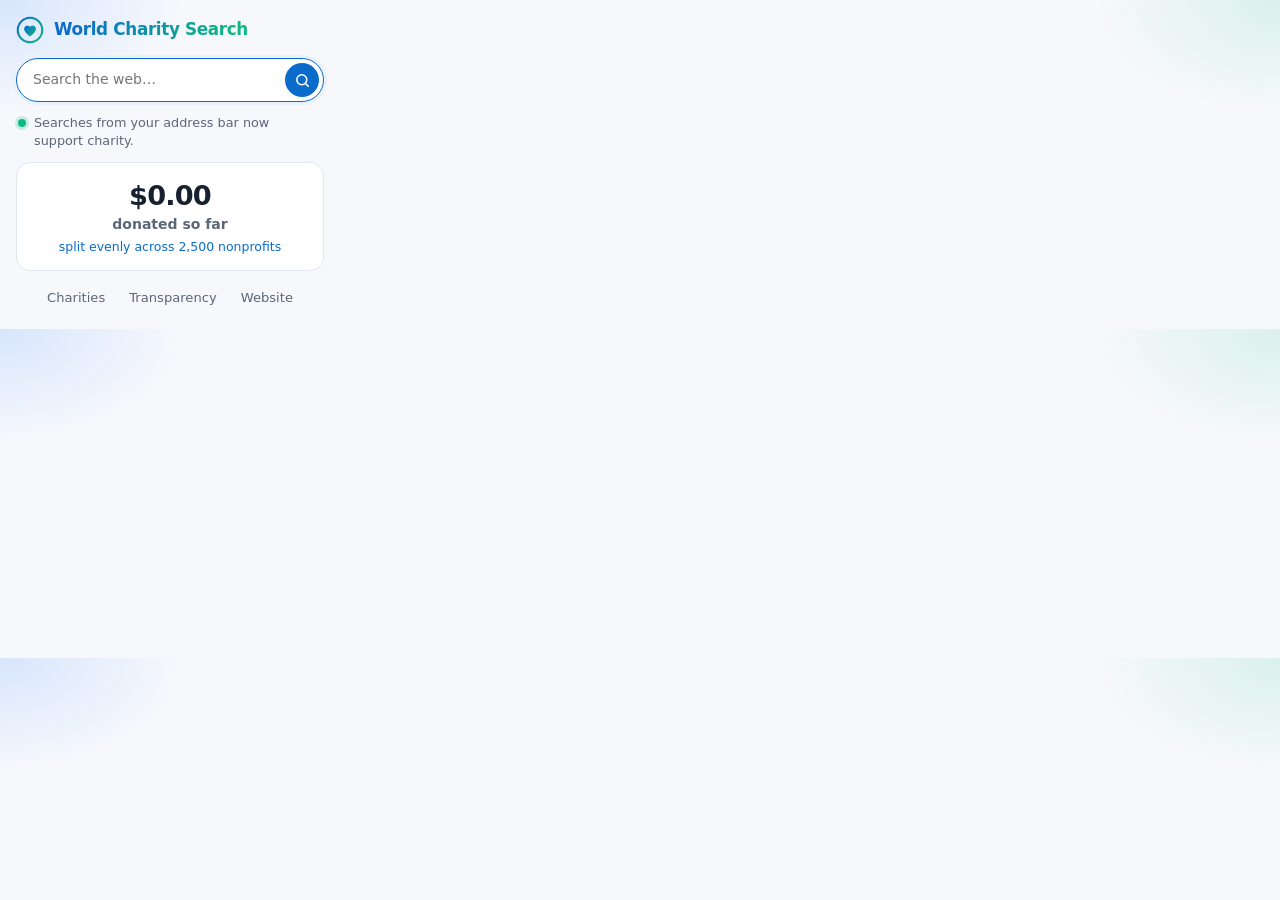
<file: extension/popup.html>
<!DOCTYPE html>
<html lang="en">
<head>
    <meta charset="UTF-8">
    <title>World Charity Search</title>
    <link rel="stylesheet" href="popup.css">
</head>
<body>
    <header>
        <img src="icons/icon-48.png" alt="" width="28" height="28">
        <span class="brand">World Charity Search</span>
    </header>

    <form id="search-form" class="search-box" role="search">
        <input type="search" id="query" placeholder="Search the web…" aria-label="Search the web" autocomplete="off" autofocus required>
        <button type="submit" aria-label="Search">
            <svg viewBox="0 0 24 24" fill="none" stroke="currentColor" stroke-width="2.2" stroke-linecap="round" aria-hidden="true"><circle cx="11" cy="11" r="7"/><path d="m20 20-3.5-3.5"/></svg>
        </button>
    </form>

    <div class="status">
        <span class="dot" aria-hidden="true"></span>
        Searches from your address bar now support charity.
    </div>

    <div class="impact">
        <div class="impact-number" id="total">$0.00</div>
        <div class="impact-label">donated so far</div>
        <div class="impact-sub" id="charity-count">across thousands of nonprofits</div>
    </div>

    <nav>
        <a href="#" data-path="charities.html">Charities</a>
        <a href="#" data-path="transparency.html">Transparency</a>
        <a href="#" data-path="">Website</a>
    </nav>

    <script src="popup.js"></script>
</body>
</html>
</file>
<file: styles.css>
/* Shared styles for all World Charity Search pages. */
:root {
    --bg: #f6f8fc;
    --bg-glow-1: rgba(56, 132, 255, 0.18);
    --bg-glow-2: rgba(16, 185, 129, 0.14);
    --surface: #ffffff;
    --surface-soft: rgba(255, 255, 255, 0.72);
    --border: #e3e8f0;
    --text: #16202e;
    --text-muted: #5b6678;
    --accent: #0b6bcb;
    --accent-hover: #0857a8;
    --accent-soft: #e8f1fc;
    --shadow: 0 1px 2px rgba(16, 24, 40, 0.04), 0 8px 24px rgba(16, 24, 40, 0.06);
    --shadow-lift: 0 2px 4px rgba(16, 24, 40, 0.05), 0 16px 32px rgba(16, 24, 40, 0.10);

    --pool-humanitarian: #e8590c;
    --pool-nature: #2f9e44;
    --pool-health: #d6336c;
    --pool-education: #7048e8;
    --pool-community: #1c7ed6;
}
@media (prefers-color-scheme: dark) {
    :root {
        --bg: #0d1320;
        --bg-glow-1: rgba(56, 132, 255, 0.16);
        --bg-glow-2: rgba(16, 185, 129, 0.10);
        --surface: #151d2c;
        --surface-soft: rgba(21, 29, 44, 0.75);
        --border: #263248;
        --text: #e8edf5;
        --text-muted: #9aa6ba;
        --accent: #4d9cf0;
        --accent-hover: #74b3f5;
        --accent-soft: #1a2a42;
        --shadow: 0 1px 2px rgba(0, 0, 0, 0.3), 0 8px 24px rgba(0, 0, 0, 0.25);
        --shadow-lift: 0 2px 4px rgba(0, 0, 0, 0.35), 0 16px 32px rgba(0, 0, 0, 0.35);

        --pool-humanitarian: #ff922b;
        --pool-nature: #51cf66;
        --pool-health: #f06595;
        --pool-education: #9775fa;
        --pool-community: #4dabf7;
    }
}

* { box-sizing: border-box; }

body {
    margin: 0;
    min-height: 100vh;
    display: flex;
    flex-direction: column;
    align-items: center;
    font-family: 'Inter', 'Segoe UI', system-ui, -apple-system, sans-serif;
    color: var(--text);
    background:
        radial-gradient(900px 500px at 15% -10%, var(--bg-glow-1), transparent 70%),
        radial-gradient(800px 500px at 90% 0%, var(--bg-glow-2), transparent 70%),
        var(--bg);
    background-attachment: fixed;
    -webkit-font-smoothing: antialiased;
}

main {
    width: 100%;
    max-width: 680px;
    padding: 12vh 20px 40px;
    display: flex;
    flex-direction: column;
    align-items: center;
    text-align: center;
}

.logo {
    display: inline-flex;
    align-items: center;
    gap: 12px;
    margin: 0 0 12px;
    font-size: clamp(2.1rem, 6vw, 3.1rem);
    font-weight: 800;
    letter-spacing: -0.03em;
    line-height: 1.1;
}
@media (max-width: 600px) {
    .logo { flex-direction: column; gap: 10px; }
}
.logo-mark {
    width: 1.1em;
    height: 1.1em;
    flex-shrink: 0;
}
.logo-text {
    background: linear-gradient(120deg, var(--accent) 10%, #10b981 90%);
    -webkit-background-clip: text;
    background-clip: text;
    color: transparent;
}

.mission {
    margin: 0 auto 32px;
    max-width: 520px;
    font-size: 1.06rem;
    line-height: 1.55;
    color: var(--text-muted);
}
.mission strong { color: var(--text); font-weight: 600; }

/* Search */
.search-box {
    display: flex;
    align-items: center;
    width: 100%;
    padding: 6px 6px 6px 20px;
    background: var(--surface);
    border: 1px solid var(--border);
    border-radius: 999px;
    box-shadow: var(--shadow);
    transition: box-shadow 0.2s, border-color 0.2s;
}
.search-box:focus-within {
    border-color: var(--accent);
    box-shadow: var(--shadow-lift), 0 0 0 4px var(--accent-soft);
}
.search-icon {
    width: 20px;
    height: 20px;
    flex-shrink: 0;
    color: var(--text-muted);
}
input[type="search"] {
    flex: 1;
    min-width: 0;
    padding: 12px 14px;
    font: inherit;
    font-size: 1.05rem;
    color: var(--text);
    background: transparent;
    border: none;
    outline: none;
}
input[type="search"]::placeholder { color: var(--text-muted); opacity: 0.8; }
.search-btn {
    padding: 12px 26px;
    font: inherit;
    font-weight: 600;
    font-size: 1rem;
    color: #fff;
    background: var(--accent);
    border: none;
    border-radius: 999px;
    cursor: pointer;
    transition: background 0.2s, transform 0.1s;
}
.search-btn:hover { background: var(--accent-hover); }
.search-btn:active { transform: scale(0.97); }
.search-hint {
    margin: 12px 0 48px;
    font-size: 0.85rem;
    color: var(--text-muted);
}

/* Impact */
.section-label {
    margin: 0 0 14px;
    font-size: 0.78rem;
    font-weight: 700;
    letter-spacing: 0.12em;
    text-transform: uppercase;
    color: var(--text-muted);
}
.total-card {
    width: 100%;
    padding: 26px 20px 22px;
    margin-bottom: 14px;
    background: var(--surface-soft);
    backdrop-filter: blur(10px);
    -webkit-backdrop-filter: blur(10px);
    border: 1px solid var(--border);
    border-radius: 20px;
    box-shadow: var(--shadow);
}
.total-number {
    font-size: clamp(2.2rem, 7vw, 3rem);
    font-weight: 800;
    letter-spacing: -0.03em;
    font-variant-numeric: tabular-nums;
    color: var(--text);
}
.total-label {
    margin-top: 2px;
    font-size: 0.95rem;
    font-weight: 600;
    color: var(--text-muted);
}
.updated {
    display: inline-block;
    margin-top: 12px;
    padding: 4px 12px;
    font-size: 0.8rem;
    font-weight: 500;
    color: var(--accent);
    background: var(--accent-soft);
    border-radius: 999px;
}

.pools {
    display: grid;
    grid-template-columns: repeat(5, 1fr);
    gap: 10px;
    width: 100%;
    margin-bottom: 40px;
}
@media (max-width: 600px) {
    .pools { grid-template-columns: repeat(2, 1fr); }
    .pools .pool:last-child { grid-column: span 2; }
}
.pool {
    position: relative;
    padding: 16px 10px 14px;
    background: var(--surface);
    border: 1px solid var(--border);
    border-radius: 16px;
    box-shadow: var(--shadow);
    overflow: hidden;
    transition: transform 0.2s, box-shadow 0.2s;
}
.pool::before {
    content: "";
    position: absolute;
    inset: 0 0 auto 0;
    height: 4px;
    background: var(--pool-color);
}
.pool:hover {
    transform: translateY(-3px);
    box-shadow: var(--shadow-lift);
}
.pool-emoji {
    display: inline-grid;
    place-items: center;
    width: 42px;
    height: 42px;
    margin-bottom: 8px;
    font-size: 1.35rem;
    border-radius: 12px;
    background: color-mix(in srgb, var(--pool-color) 14%, transparent);
}
.pool-amount {
    font-size: 1.05rem;
    font-weight: 700;
    font-variant-numeric: tabular-nums;
}
.pool-title {
    margin-top: 3px;
    font-size: 0.76rem;
    line-height: 1.3;
    color: var(--text-muted);
}

/* How it works */
.steps {
    display: grid;
    grid-template-columns: repeat(2, 1fr);
    gap: 12px;
    width: 100%;
    margin: 0 0 36px;
    padding: 0;
    list-style: none;
    counter-reset: step;
    text-align: left;
}
@media (max-width: 600px) {
    .steps { grid-template-columns: 1fr; }
}
.steps li {
    counter-increment: step;
    display: flex;
    gap: 12px;
    align-items: flex-start;
    padding: 16px;
    font-size: 0.92rem;
    line-height: 1.5;
    color: var(--text-muted);
    background: var(--surface);
    border: 1px solid var(--border);
    border-radius: 16px;
}
.steps li::before {
    content: counter(step);
    flex-shrink: 0;
    display: grid;
    place-items: center;
    width: 28px;
    height: 28px;
    font-size: 0.85rem;
    font-weight: 700;
    color: var(--accent);
    background: var(--accent-soft);
    border-radius: 50%;
}
.steps strong { display: block; margin-bottom: 2px; color: var(--text); font-weight: 600; }

a { color: var(--accent); }
.every-link {
    display: inline-flex;
    align-items: center;
    gap: 8px;
    padding: 12px 22px;
    font-weight: 600;
    text-decoration: none;
    color: var(--accent);
    background: var(--surface);
    border: 1px solid var(--border);
    border-radius: 999px;
    box-shadow: var(--shadow);
    transition: border-color 0.2s, transform 0.2s;
}
.every-link:hover { border-color: var(--accent); transform: translateY(-1px); }

footer {
    margin-top: auto;
    width: 100%;
    max-width: 680px;
    padding: 24px 20px 32px;
    font-size: 0.82rem;
    line-height: 1.5;
    text-align: center;
    color: var(--text-muted);
    border-top: 1px solid var(--border);
}

@media (prefers-reduced-motion: reduce) {
    * { transition: none !important; }
}

/* Top navigation */
.site-nav {
    width: 100%;
    max-width: 1080px;
    display: flex;
    align-items: center;
    justify-content: space-between;
    gap: 16px;
    padding: 18px 20px 0;
}
.nav-brand {
    display: inline-flex;
    align-items: center;
    gap: 8px;
    font-weight: 700;
    color: var(--text);
    text-decoration: none;
}
.nav-brand img { width: 26px; height: 26px; }
.nav-brand.hidden { visibility: hidden; }
.nav-links {
    display: flex;
    gap: 4px;
    flex-wrap: wrap;
    justify-content: flex-end;
}
.nav-links a {
    padding: 8px 12px;
    font-size: 0.92rem;
    font-weight: 500;
    color: var(--text-muted);
    text-decoration: none;
    border-radius: 999px;
    transition: background 0.2s, color 0.2s;
}
.nav-links a:hover, .nav-links a[aria-current="page"] {
    color: var(--text);
    background: var(--surface);
}
@media (max-width: 600px) {
    .nav-brand span { display: none; }
    .nav-links a { padding: 8px 9px; font-size: 0.86rem; }
}

.home main { padding-top: 7vh; }

/* Extension call to action */
.cta-row {
    display: flex;
    flex-wrap: wrap;
    gap: 10px;
    justify-content: center;
}
.cta-primary {
    display: inline-flex;
    align-items: center;
    gap: 8px;
    padding: 12px 22px;
    font-weight: 600;
    text-decoration: none;
    color: #fff;
    background: var(--accent);
    border-radius: 999px;
    box-shadow: var(--shadow);
    transition: background 0.2s, transform 0.2s;
}
.cta-primary:hover { background: var(--accent-hover); transform: translateY(-1px); }
a.pool { color: inherit; text-decoration: none; }
.pool-count {
    margin-top: 6px;
    font-size: 0.72rem;
    font-weight: 600;
    color: var(--pool-color);
}

/* Inner pages */
.page {
    width: 100%;
    max-width: 880px;
    padding: 48px 20px 40px;
    text-align: left;
    align-items: stretch;
}
.page-header { text-align: center; margin-bottom: 28px; }
.page-header h1 {
    margin: 0 0 10px;
    font-size: clamp(1.9rem, 5vw, 2.6rem);
    font-weight: 800;
    letter-spacing: -0.03em;
}
.page-header p {
    margin: 0 auto;
    max-width: 600px;
    color: var(--text-muted);
    line-height: 1.55;
}

/* Charity directory */
.filters {
    display: flex;
    flex-direction: column;
    gap: 14px;
    margin-bottom: 18px;
}
.filter-search {
    display: flex;
    align-items: center;
    gap: 10px;
    padding: 4px 18px;
    background: var(--surface);
    border: 1px solid var(--border);
    border-radius: 999px;
    box-shadow: var(--shadow);
}
.filter-search:focus-within { border-color: var(--accent); box-shadow: var(--shadow), 0 0 0 4px var(--accent-soft); }
.filter-search input {
    flex: 1;
    min-width: 0;
    padding: 12px 0;
    font: inherit;
    color: var(--text);
    background: transparent;
    border: none;
    outline: none;
}
.chips { display: flex; flex-wrap: wrap; gap: 8px; justify-content: center; }
.chip {
    padding: 8px 14px;
    font: inherit;
    font-size: 0.88rem;
    font-weight: 500;
    color: var(--text-muted);
    background: var(--surface);
    border: 1px solid var(--border);
    border-radius: 999px;
    cursor: pointer;
    transition: border-color 0.2s, color 0.2s, background 0.2s;
}
.chip:hover { border-color: var(--accent); }
.chip[aria-pressed="true"] { color: #fff; background: var(--accent); border-color: var(--accent); }
.result-count { margin: 0 0 12px; font-size: 0.88rem; color: var(--text-muted); text-align: center; }

.charity-list {
    display: grid;
    grid-template-columns: repeat(auto-fill, minmax(260px, 1fr));
    gap: 10px;
    margin: 0;
    padding: 0;
    list-style: none;
}
.charity {
    display: flex;
    flex-direction: column;
    gap: 4px;
    padding: 14px 16px;
    background: var(--surface);
    border: 1px solid var(--border);
    border-left: 4px solid var(--pool-color, var(--accent));
    border-radius: 14px;
    text-decoration: none;
    color: inherit;
    transition: transform 0.2s, box-shadow 0.2s;
}
.charity:hover { transform: translateY(-2px); box-shadow: var(--shadow-lift); }
.charity-name { font-weight: 600; line-height: 1.35; }
.charity-meta { font-size: 0.82rem; color: var(--text-muted); }
.load-more { display: flex; justify-content: center; margin-top: 22px; }
.load-more button { font: inherit; cursor: pointer; }
.empty-state {
    padding: 40px 20px;
    text-align: center;
    color: var(--text-muted);
    background: var(--surface);
    border: 1px dashed var(--border);
    border-radius: 16px;
    line-height: 1.6;
}

/* Long-form text pages */
.prose {
    max-width: 680px;
    margin: 0 auto;
    line-height: 1.65;
    color: var(--text);
}
.prose h2 { margin: 32px 0 8px; font-size: 1.2rem; }
.prose p, .prose li { color: var(--text-muted); }
.prose .card {
    padding: 18px 20px;
    margin: 16px 0;
    background: var(--surface);
    border: 1px solid var(--border);
    border-radius: 16px;
}
.prose code {
    padding: 2px 6px;
    font-size: 0.9em;
    background: var(--accent-soft);
    border-radius: 6px;
}
.every-link[aria-disabled="true"] { opacity: 0.6; cursor: default; box-shadow: none; }
.every-link[aria-disabled="true"]:hover { border-color: var(--border); transform: none; }
</file>
<file: extension/popup.css>
:root {
    --bg: #f6f8fc;
    --surface: #ffffff;
    --border: #e3e8f0;
    --text: #16202e;
    --text-muted: #5b6678;
    --accent: #0b6bcb;
    --accent-hover: #0857a8;
    --accent-soft: #e8f1fc;
    --green: #10b981;
}
@media (prefers-color-scheme: dark) {
    :root {
        --bg: #0d1320;
        --surface: #151d2c;
        --border: #263248;
        --text: #e8edf5;
        --text-muted: #9aa6ba;
        --accent: #4d9cf0;
        --accent-hover: #74b3f5;
        --accent-soft: #1a2a42;
    }
}

* { box-sizing: border-box; }

body {
    width: 340px;
    margin: 0;
    padding: 16px;
    font: 14px/1.4 'Inter', 'Segoe UI', system-ui, -apple-system, sans-serif;
    color: var(--text);
    background:
        radial-gradient(260px 160px at 0% 0%, rgba(56, 132, 255, 0.16), transparent 70%),
        radial-gradient(260px 160px at 100% 0%, rgba(16, 185, 129, 0.12), transparent 70%),
        var(--bg);
}

header {
    display: flex;
    align-items: center;
    gap: 10px;
    margin-bottom: 14px;
}
.brand {
    font-size: 1.05rem;
    font-weight: 800;
    letter-spacing: -0.02em;
    background: linear-gradient(120deg, var(--accent) 10%, var(--green) 90%);
    -webkit-background-clip: text;
    background-clip: text;
    color: transparent;
}

.search-box {
    display: flex;
    padding: 4px 4px 4px 14px;
    background: var(--surface);
    border: 1px solid var(--border);
    border-radius: 999px;
}
.search-box:focus-within { border-color: var(--accent); box-shadow: 0 0 0 3px var(--accent-soft); }
.search-box input {
    flex: 1;
    min-width: 0;
    font: inherit;
    color: var(--text);
    background: transparent;
    border: none;
    outline: none;
}
.search-box button {
    display: grid;
    place-items: center;
    width: 34px;
    height: 34px;
    color: #fff;
    background: var(--accent);
    border: none;
    border-radius: 50%;
    cursor: pointer;
}
.search-box button:hover { background: var(--accent-hover); }
.search-box svg { width: 17px; height: 17px; }

.status {
    display: flex;
    align-items: flex-start;
    gap: 8px;
    margin: 12px 2px;
    font-size: 0.8rem;
    color: var(--text-muted);
}
.dot {
    width: 8px;
    height: 8px;
    flex-shrink: 0;
    margin-top: 5px;
    border-radius: 50%;
    background: var(--green);
    box-shadow: 0 0 0 3px rgba(16, 185, 129, 0.2);
}

.impact {
    padding: 14px;
    text-align: center;
    background: var(--surface);
    border: 1px solid var(--border);
    border-radius: 14px;
}
.impact-number {
    font-size: 1.7rem;
    font-weight: 800;
    letter-spacing: -0.03em;
    font-variant-numeric: tabular-nums;
}
.impact-label { font-weight: 600; color: var(--text-muted); }
.impact-sub { margin-top: 4px; font-size: 0.78rem; color: var(--accent); }

nav {
    display: flex;
    justify-content: center;
    gap: 4px;
    margin-top: 12px;
}
nav a {
    padding: 6px 10px;
    font-size: 0.82rem;
    font-weight: 500;
    color: var(--text-muted);
    text-decoration: none;
    border-radius: 999px;
}
nav a:hover { color: var(--text); background: var(--surface); }
</file>
